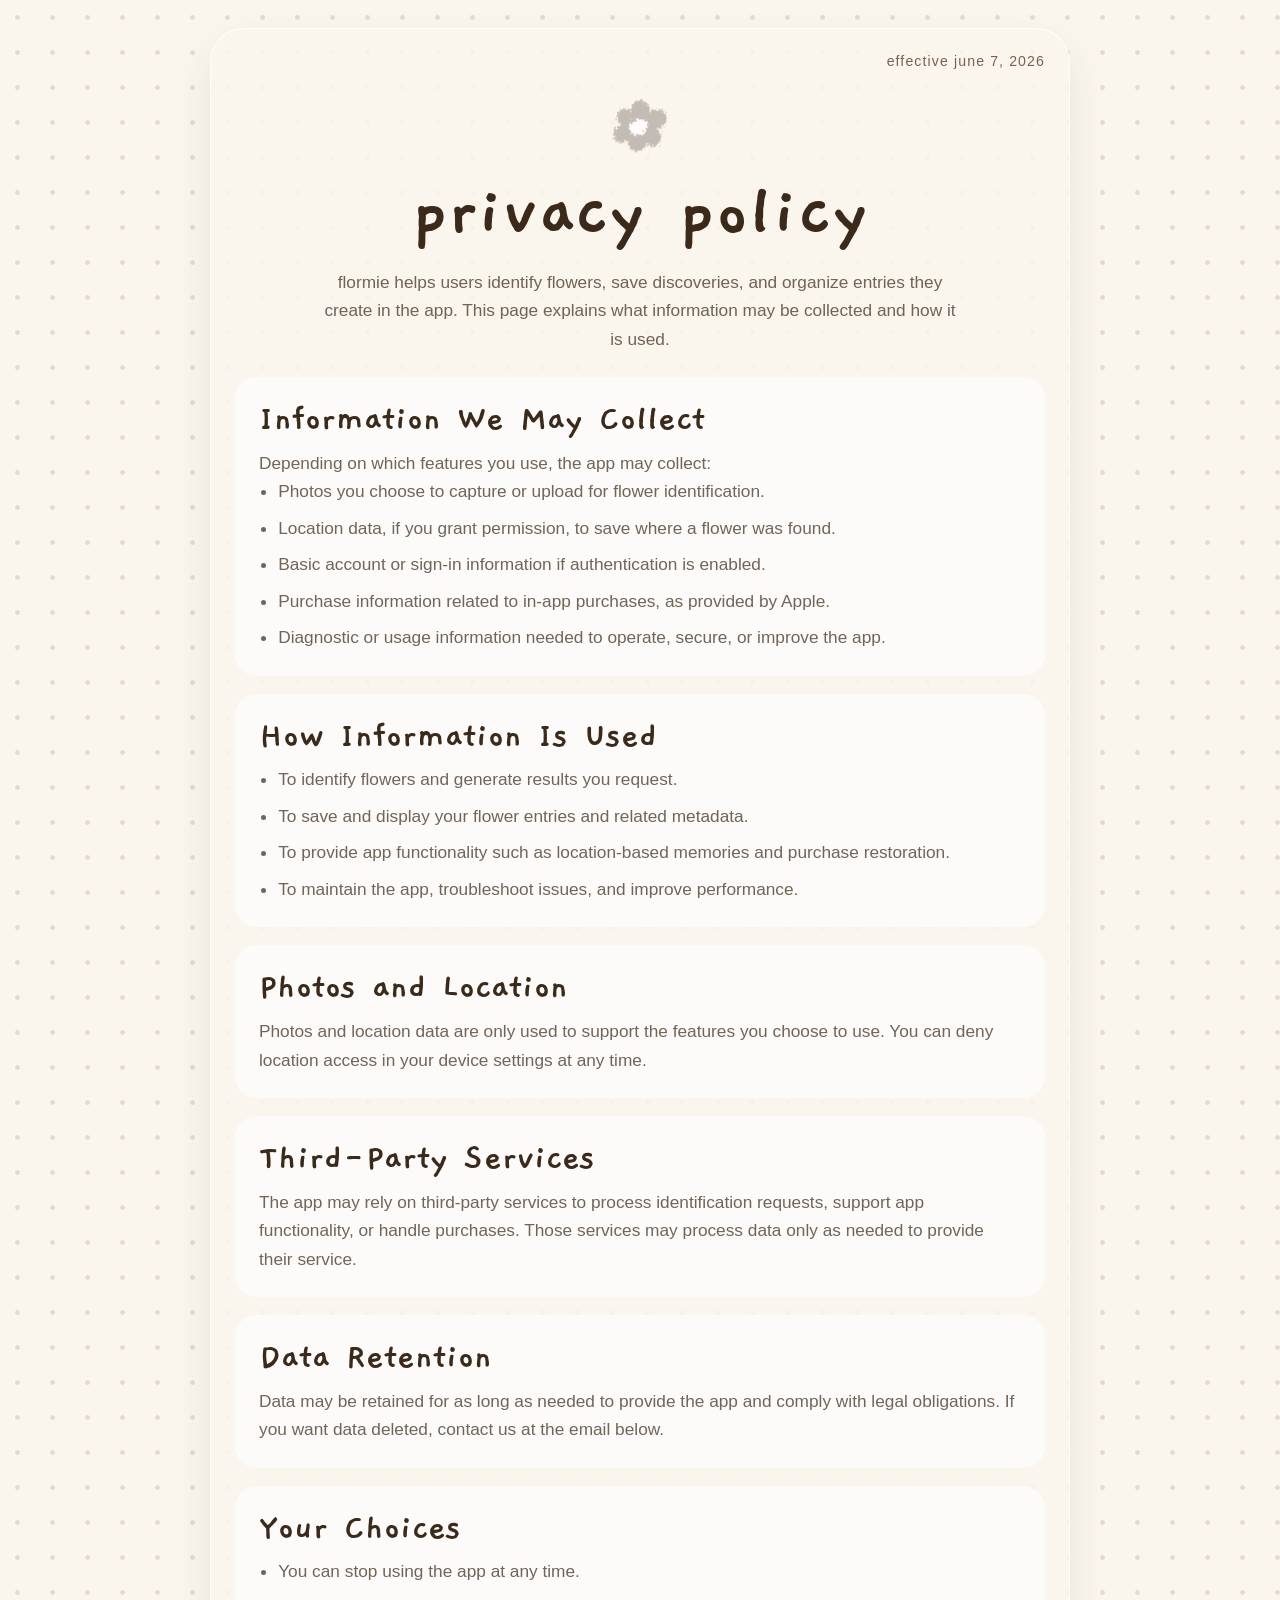
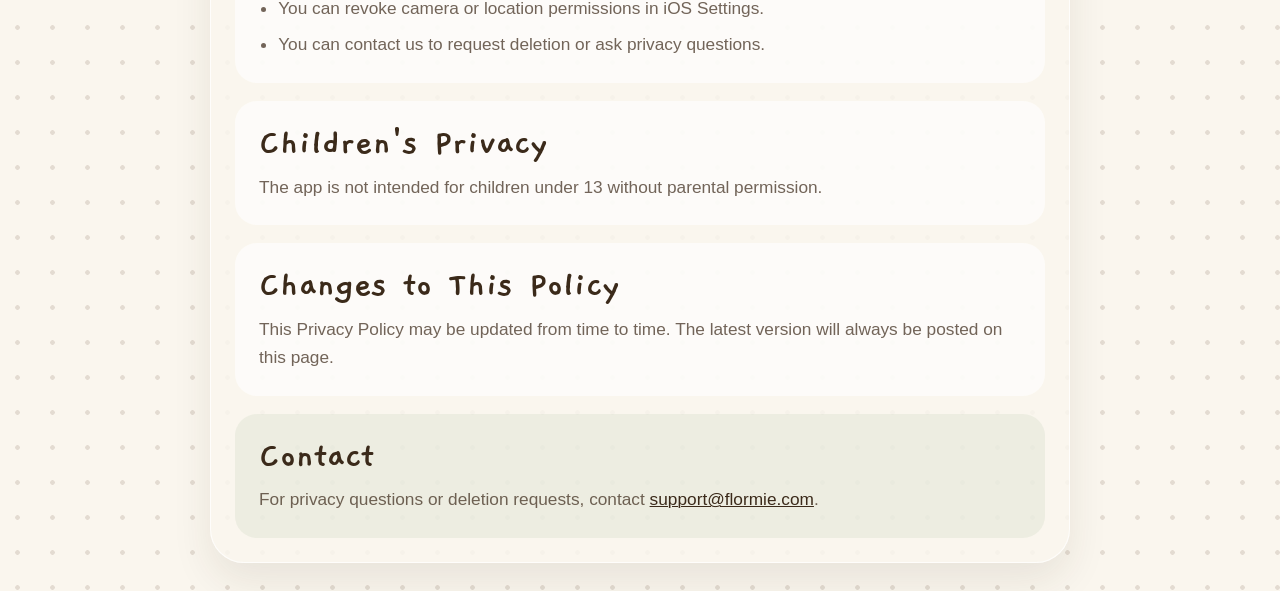
<file: privacy.html>
<!doctype html>
<html lang="en">
<head>
  <meta charset="utf-8">
  <meta name="viewport" content="width=device-width, initial-scale=1">
  <title>flormie Privacy Policy</title>
  <meta name="description" content="Privacy Policy for flormie.">
  <link rel="stylesheet" href="styles.css">
</head>
<body>
  <main class="page-shell">
    <article class="sheet content-sheet">
      <div class="content-topbar">
        <span aria-hidden="true"></span>
        <p class="micro-label">effective june 7, 2026</p>
      </div>

      <header class="content-header">
        <img class="flower-mark" src="assets/images/flowerbrown.png" alt="flormie flower icon">
        <h1>privacy policy</h1>
        <p>
          flormie helps users identify flowers, save discoveries, and organize entries they create in the app.
          This page explains what information may be collected and how it is used.
        </p>
      </header>

      <section class="content-block">
        <h2>Information We May Collect</h2>
        <p>Depending on which features you use, the app may collect:</p>
        <ul>
          <li>Photos you choose to capture or upload for flower identification.</li>
          <li>Location data, if you grant permission, to save where a flower was found.</li>
          <li>Basic account or sign-in information if authentication is enabled.</li>
          <li>Purchase information related to in-app purchases, as provided by Apple.</li>
          <li>Diagnostic or usage information needed to operate, secure, or improve the app.</li>
        </ul>
      </section>

      <section class="content-block">
        <h2>How Information Is Used</h2>
        <ul>
          <li>To identify flowers and generate results you request.</li>
          <li>To save and display your flower entries and related metadata.</li>
          <li>To provide app functionality such as location-based memories and purchase restoration.</li>
          <li>To maintain the app, troubleshoot issues, and improve performance.</li>
        </ul>
      </section>

      <section class="content-block">
        <h2>Photos and Location</h2>
        <p>
          Photos and location data are only used to support the features you choose to use.
          You can deny location access in your device settings at any time.
        </p>
      </section>

      <section class="content-block">
        <h2>Third-Party Services</h2>
        <p>
          The app may rely on third-party services to process identification requests, support app functionality,
          or handle purchases. Those services may process data only as needed to provide their service.
        </p>
      </section>

      <section class="content-block">
        <h2>Data Retention</h2>
        <p>
          Data may be retained for as long as needed to provide the app and comply with legal obligations.
          If you want data deleted, contact us at the email below.
        </p>
      </section>

      <section class="content-block">
        <h2>Your Choices</h2>
        <ul>
          <li>You can stop using the app at any time.</li>
          <li>You can revoke camera or location permissions in iOS Settings.</li>
          <li>You can contact us to request deletion or ask privacy questions.</li>
        </ul>
      </section>

      <section class="content-block">
        <h2>Children's Privacy</h2>
        <p>The app is not intended for children under 13 without parental permission.</p>
      </section>

      <section class="content-block">
        <h2>Changes to This Policy</h2>
        <p>This Privacy Policy may be updated from time to time. The latest version will always be posted on this page.</p>
      </section>

      <section class="content-block contact-block">
        <h2>Contact</h2>
        <p>
          For privacy questions or deletion requests, contact
          <a href="mailto:support@flormie.com">support@flormie.com</a>.
        </p>
      </section>
    </article>
  </main>
</body>
</html>
</file>
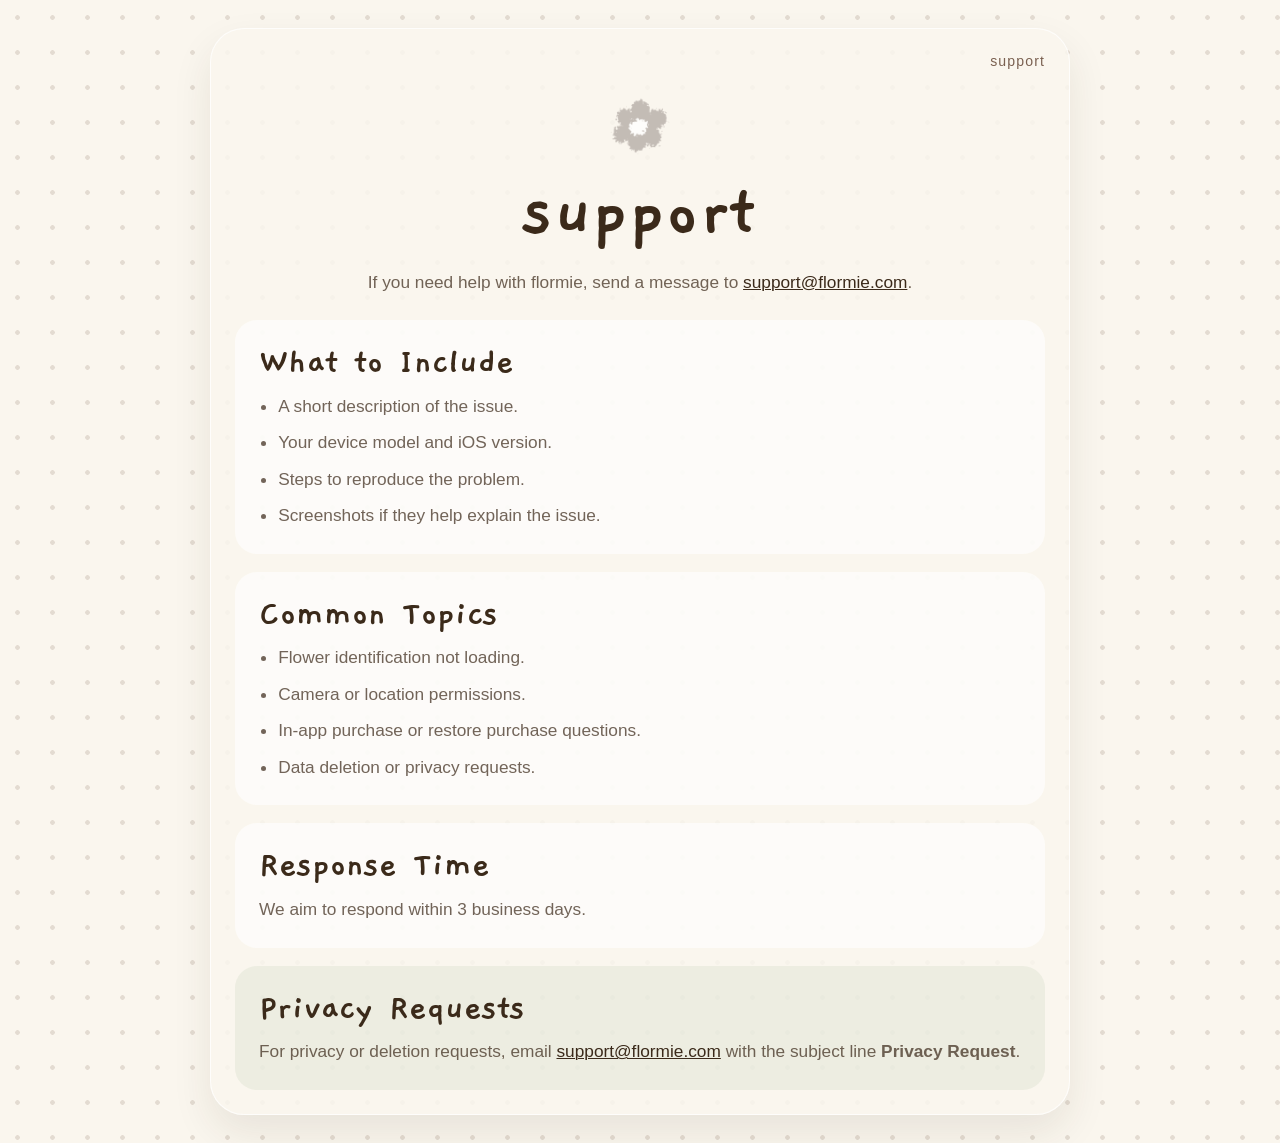
<file: support.html>
<!doctype html>
<html lang="en">
<head>
  <meta charset="utf-8">
  <meta name="viewport" content="width=device-width, initial-scale=1">
  <title>flormie Support</title>
  <meta name="description" content="Support page for flormie.">
  <link rel="stylesheet" href="styles.css">
</head>
<body>
  <main class="page-shell">
    <article class="sheet content-sheet">
      <div class="content-topbar">
        <span aria-hidden="true"></span>
        <p class="micro-label">support</p>
      </div>

      <header class="content-header">
        <img class="flower-mark" src="assets/images/flowerbrown.png" alt="flormie flower icon">
        <h1>support</h1>
        <p>
          If you need help with flormie, send a message to
          <a href="mailto:support@flormie.com">support@flormie.com</a>.
        </p>
      </header>

      <section class="content-block">
        <h2>What to Include</h2>
        <ul>
          <li>A short description of the issue.</li>
          <li>Your device model and iOS version.</li>
          <li>Steps to reproduce the problem.</li>
          <li>Screenshots if they help explain the issue.</li>
        </ul>
      </section>

      <section class="content-block">
        <h2>Common Topics</h2>
        <ul>
          <li>Flower identification not loading.</li>
          <li>Camera or location permissions.</li>
          <li>In-app purchase or restore purchase questions.</li>
          <li>Data deletion or privacy requests.</li>
        </ul>
      </section>

      <section class="content-block">
        <h2>Response Time</h2>
        <p>We aim to respond within 3 business days.</p>
      </section>

      <section class="content-block contact-block">
        <h2>Privacy Requests</h2>
        <p>
          For privacy or deletion requests, email
          <a href="mailto:support@flormie.com">support@flormie.com</a>
          with the subject line <strong>Privacy Request</strong>.
        </p>
      </section>
    </article>
  </main>
</body>
</html>
</file>
<file: styles.css>
@font-face {
  font-family: "Gaegu";
  src: url("assets/fonts/Gaegu-Regular.ttf") format("truetype");
  font-weight: 400;
  font-style: normal;
}

@font-face {
  font-family: "Gaegu";
  src: url("assets/fonts/Gaegu-Bold.ttf") format("truetype");
  font-weight: 700;
  font-style: normal;
}

:root {
  color-scheme: light;
  --cream: #faf6ee;
  --brown: #3b2a1a;
  --sage: #8faf82;
  --blush: #e8c4b0;
  --muted-brown: #7a6050;
  --dot: rgba(122, 96, 80, 0.18);
  --shadow: 0 18px 40px rgba(59, 42, 26, 0.09);
}

* {
  box-sizing: border-box;
}

html {
  background: #d8d2cc;
}

body {
  margin: 0;
  min-height: 100vh;
  color: var(--brown);
  font-family: -apple-system, BlinkMacSystemFont, "Segoe UI", sans-serif;
  background: #d8d2cc;
}

a {
  color: inherit;
}

.page-shell {
  min-height: 100vh;
  padding: 28px;
  background:
    radial-gradient(circle, var(--dot) 2.2px, transparent 2.3px) 0 0 / 35px 35px,
    var(--cream);
}

.home-shell {
  display: grid;
  place-items: center;
}

.sheet {
  width: min(100%, 920px);
  margin: 0 auto;
  background: rgba(250, 246, 238, 0.86);
  border-radius: 34px;
  box-shadow: var(--shadow);
  border: 1px solid rgba(255, 255, 255, 0.75);
}

.home-sheet {
  min-height: min(880px, calc(100vh - 56px));
  max-width: 760px;
  padding: 30px 28px 40px;
  display: flex;
  flex-direction: column;
  align-items: center;
  text-align: center;
}

.home-topbar,
.content-topbar {
  width: 100%;
  display: flex;
  align-items: center;
  justify-content: space-between;
  gap: 16px;
}

.micro-label {
  margin: 0;
  color: var(--muted-brown);
  font-size: 0.88rem;
  letter-spacing: 0.08em;
  text-transform: lowercase;
}

.mini-link {
  text-decoration: none;
  color: var(--muted-brown);
  font-size: 0.95rem;
}

.hero-mark {
  margin-top: 90px;
}

.hero-mark img,
.flower-mark {
  width: 62px;
  height: 62px;
  object-fit: contain;
  opacity: 0.78;
}

.hero-copy {
  margin-top: 28px;
  max-width: 520px;
}

.hero-copy h1,
.content-header h1 {
  margin: 0;
  font-family: "Gaegu", sans-serif;
  font-weight: 700;
  font-size: clamp(3rem, 8vw, 4.8rem);
  line-height: 0.92;
  letter-spacing: 0.01em;
}

.hero-copy p,
.content-header p,
.content-block p,
.content-block li,
.footer-note {
  font-size: clamp(1rem, 2vw, 1.08rem);
  line-height: 1.65;
  color: rgba(59, 42, 26, 0.72);
}

.hero-copy p {
  margin: 28px auto 0;
  max-width: 460px;
}

.stack-actions {
  width: min(100%, 460px);
  margin-top: auto;
  padding-top: 56px;
  display: flex;
  flex-direction: column;
  align-items: center;
  gap: 20px;
}

.pill-button {
  width: 100%;
  padding: 18px 24px;
  border-radius: 999px;
  background: var(--brown);
  color: var(--cream);
  text-decoration: none;
  font-size: 1rem;
  font-weight: 600;
  box-shadow: 0 10px 22px rgba(59, 42, 26, 0.16);
}

.pill-button:hover,
.pill-button:focus-visible {
  background: #2f2115;
}

.text-action {
  text-decoration: none;
  color: rgba(59, 42, 26, 0.66);
  font-size: 1rem;
  font-weight: 600;
}

.footer-note {
  margin: 34px 0 0;
  max-width: 480px;
}

.footer-note a,
.content-block a,
.content-header a {
  color: var(--brown);
  text-decoration-thickness: 1px;
}

.content-sheet {
  max-width: 860px;
  padding: 24px;
}

.content-header {
  padding: 18px 10px 6px;
  text-align: center;
}

.content-header .flower-mark {
  display: block;
  margin: 8px auto 20px;
}

.content-header p {
  max-width: 640px;
  margin: 20px auto 0;
}

.content-block {
  margin-top: 18px;
  padding: 24px;
  background: rgba(255, 255, 255, 0.64);
  border-radius: 22px;
}

.content-block h2 {
  margin: 0 0 10px;
  font-family: "Gaegu", sans-serif;
  font-weight: 700;
  font-size: clamp(1.8rem, 4vw, 2.4rem);
  line-height: 0.98;
}

.content-block p,
.content-block ul {
  margin: 0;
}

.content-block ul {
  padding-left: 1.2rem;
}

.content-block li + li {
  margin-top: 0.5rem;
}

.contact-block {
  background: rgba(143, 175, 130, 0.12);
}

.landing-page {
  background: #f7f2ea;
  padding-bottom: 120px;
}

.scroll-reveal {
  opacity: 0;
  transform: translateY(56px);
  transition:
    opacity 700ms ease,
    transform 700ms cubic-bezier(0.22, 1, 0.36, 1);
  will-change: opacity, transform;
}

.scroll-reveal.is-visible {
  opacity: 1;
  transform: translateY(0);
}

.landing-hero {
  width: min(100%, 1440px);
  margin: 0 auto;
  padding: 120px 140px;
  display: flex;
  flex-direction: column;
  align-items: center;
  gap: 56px;
}

.landing-title {
  width: 1160px;
  max-width: 100%;
  display: flex;
  flex-direction: column;
  align-items: center;
  gap: 24px;
  text-align: center;
}

.landing-logo {
  width: 48px;
  height: 48px;
  display: block;
  object-fit: cover;
}

.landing-heading,
.landing-subheading,
.landing-cta {
  font-family: "Gaegu", sans-serif;
  font-style: normal;
}

.landing-heading {
  margin: 0;
  width: 100%;
  color: #403935;
  font-size: 48px;
  line-height: 44px;
}

.landing-subheading {
  margin: 0;
  width: 100%;
  color: #766a5f;
  font-size: 32px;
  line-height: 32px;
}

.landing-cta {
  display: inline-flex;
  align-items: center;
  justify-content: center;
  border: 0;
  border-radius: 24px;
  background: #403935;
  color: #f7f2ea;
  padding: 10px 24px;
  font-size: 18px;
  line-height: 20px;
  cursor: pointer;
  text-decoration: none;
}

.landing-image-frame {
  max-width: 100%;
}

.landing-image {
  width: 100%;
  height: 100%;
  display: block;
  object-fit: cover;
}

.landing-image-frame--hero {
  width: 1160px;
  height: 750px;
}

.principle-section,
.landing-closing {
  width: min(100%, 1160px);
  margin: 0 auto;
  padding: 80px 0;
}

.principle-section {
  max-width: 720px;
  display: flex;
  flex-direction: column;
  align-items: center;
  gap: 40px;
}

.principle-section--views {
  align-items: flex-start;
}

.principle-copy {
  width: 100%;
  text-align: center;
}

.principle-heading {
  margin: 0;
  font-family: "Gaegu", sans-serif;
  font-style: normal;
  font-weight: 700;
  color: #403935;
  font-size: 32px;
  line-height: 30px;
  text-transform: lowercase;
}

.principle-text {
  margin: 8px 0 0;
  color: #766a5f;
  font-size: 16px;
  line-height: 22px;
}

.principle-visual-frame {
  width: 720px;
  max-width: 100%;
  border-radius: 24px;
  overflow: hidden;
  background: #bdc7b1;
}

.principle-visual-frame--video {
  position: relative;
  height: 720px;
  background: url("assets/images/flormie-feature-bg.png") center / cover no-repeat;
}

.principle-visual-frame--plain {
  background: transparent;
}

.principle-visual {
  width: 100%;
  height: auto;
  display: block;
  object-fit: cover;
}

.feature-video {
  position: absolute;
  left: 210px;
  width: 300px;
  border-radius: 24px;
  display: block;
  object-fit: cover;
  background: transparent;
  box-shadow: 2px 2px 24px rgba(59, 42, 26, 0.12);
}

.feature-video--collect,
.feature-video--card {
  top: 35px;
  height: 650px;
}

.feature-video--canvas {
  top: 117px;
  height: 486px;
}

.feature-video-shell {
  position: absolute;
  left: 210px;
  width: 300px;
  border-radius: 24px;
  overflow: hidden;
  box-shadow: 2px 2px 24px rgba(59, 42, 26, 0.12);
}

.feature-video-shell--canvas {
  top: 117px;
  height: 486px;
}

.flormie-interactive-video {
  width: 100%;
  height: 100%;
  display: block;
  object-fit: cover;
  object-position: 50% 59%;
  transform: scale(1.08);
  transform-origin: center top;
}

.landing-closing {
  display: flex;
  flex-direction: column;
  align-items: center;
}

.landing-title--closing {
  gap: 16px;
}

.landing-subheading--closing {
  font-weight: 400;
}

.landing-image-frame--closing {
  width: 1135px;
  height: 871px;
  margin-top: 80px;
}

.landing-footer {
  width: min(100%, 720px);
  margin: 0 auto;
  padding-top: 40px;
  display: flex;
  flex-direction: column;
  align-items: center;
  gap: 37px;
  text-align: center;
  font-family: "Gaegu", sans-serif;
  font-size: 18px;
  line-height: 20px;
  color: #403935;
}

.landing-footer a,
.landing-footer p {
  margin: 0;
  text-decoration: none;
}

.landing-footer p a {
  text-decoration: none;
}

@media (prefers-reduced-motion: reduce) {
  .scroll-reveal,
  .scroll-reveal.is-visible {
    opacity: 1;
    transform: none;
    transition: none;
  }
}

@media (max-width: 700px) {
  .page-shell {
    padding: 14px;
  }

  .sheet {
    border-radius: 28px;
  }

  .home-sheet {
    min-height: calc(100vh - 28px);
    padding: 22px 20px 32px;
  }

  .hero-mark {
    margin-top: 72px;
  }

  .content-sheet {
    padding: 18px;
  }

  .content-topbar,
  .home-topbar {
    align-items: flex-start;
    flex-direction: column;
    gap: 6px;
  }

  .content-block {
    padding: 20px;
    border-radius: 18px;
  }

  .landing-hero {
    padding: 64px 20px 40px;
    gap: 40px;
  }

  .landing-page {
    padding-bottom: 64px;
  }

  .landing-heading {
    font-size: 40px;
    line-height: 36px;
  }

  .landing-subheading {
    font-size: 24px;
    line-height: 24px;
  }

  .landing-hero,
  .principle-section,
  .landing-closing,
  .landing-footer {
    width: 100%;
    padding-left: 20px;
    padding-right: 20px;
  }

  .landing-image-frame--hero,
  .landing-image-frame--closing {
    height: auto;
  }

  .principle-visual-frame--video {
    height: auto;
    aspect-ratio: auto;
    display: flex;
    justify-content: center;
    align-items: flex-start;
    padding: 40px 0;
  }

  .landing-image,
  .principle-visual {
    aspect-ratio: 1160 / 750;
  }

  .principle-section--views .principle-visual {
    aspect-ratio: auto;
  }

  .feature-video {
    position: relative;
    left: auto;
    top: auto;
    width: min(300px, calc(100% - 48px));
    height: auto;
    transform: none;
  }

  .feature-video--collect,
  .feature-video--card {
    height: auto;
  }

  .feature-video--canvas {
    height: auto;
  }

  .feature-video-shell {
    position: relative;
    left: auto;
    width: min(300px, calc(100% - 48px));
    transform: none;
  }

  .feature-video-shell--canvas {
    top: auto;
    height: auto;
    aspect-ratio: 300 / 486;
  }

  .flormie-interactive-video {
    transform: scale(1.08);
  }

  .principle-section {
    padding-top: 64px;
    padding-bottom: 64px;
    gap: 32px;
  }

  .principle-heading {
    font-size: 28px;
    line-height: 28px;
  }

  .landing-image-frame--closing {
    margin-top: 64px;
  }

  .landing-footer {
    gap: 24px;
  }
}
</file>
